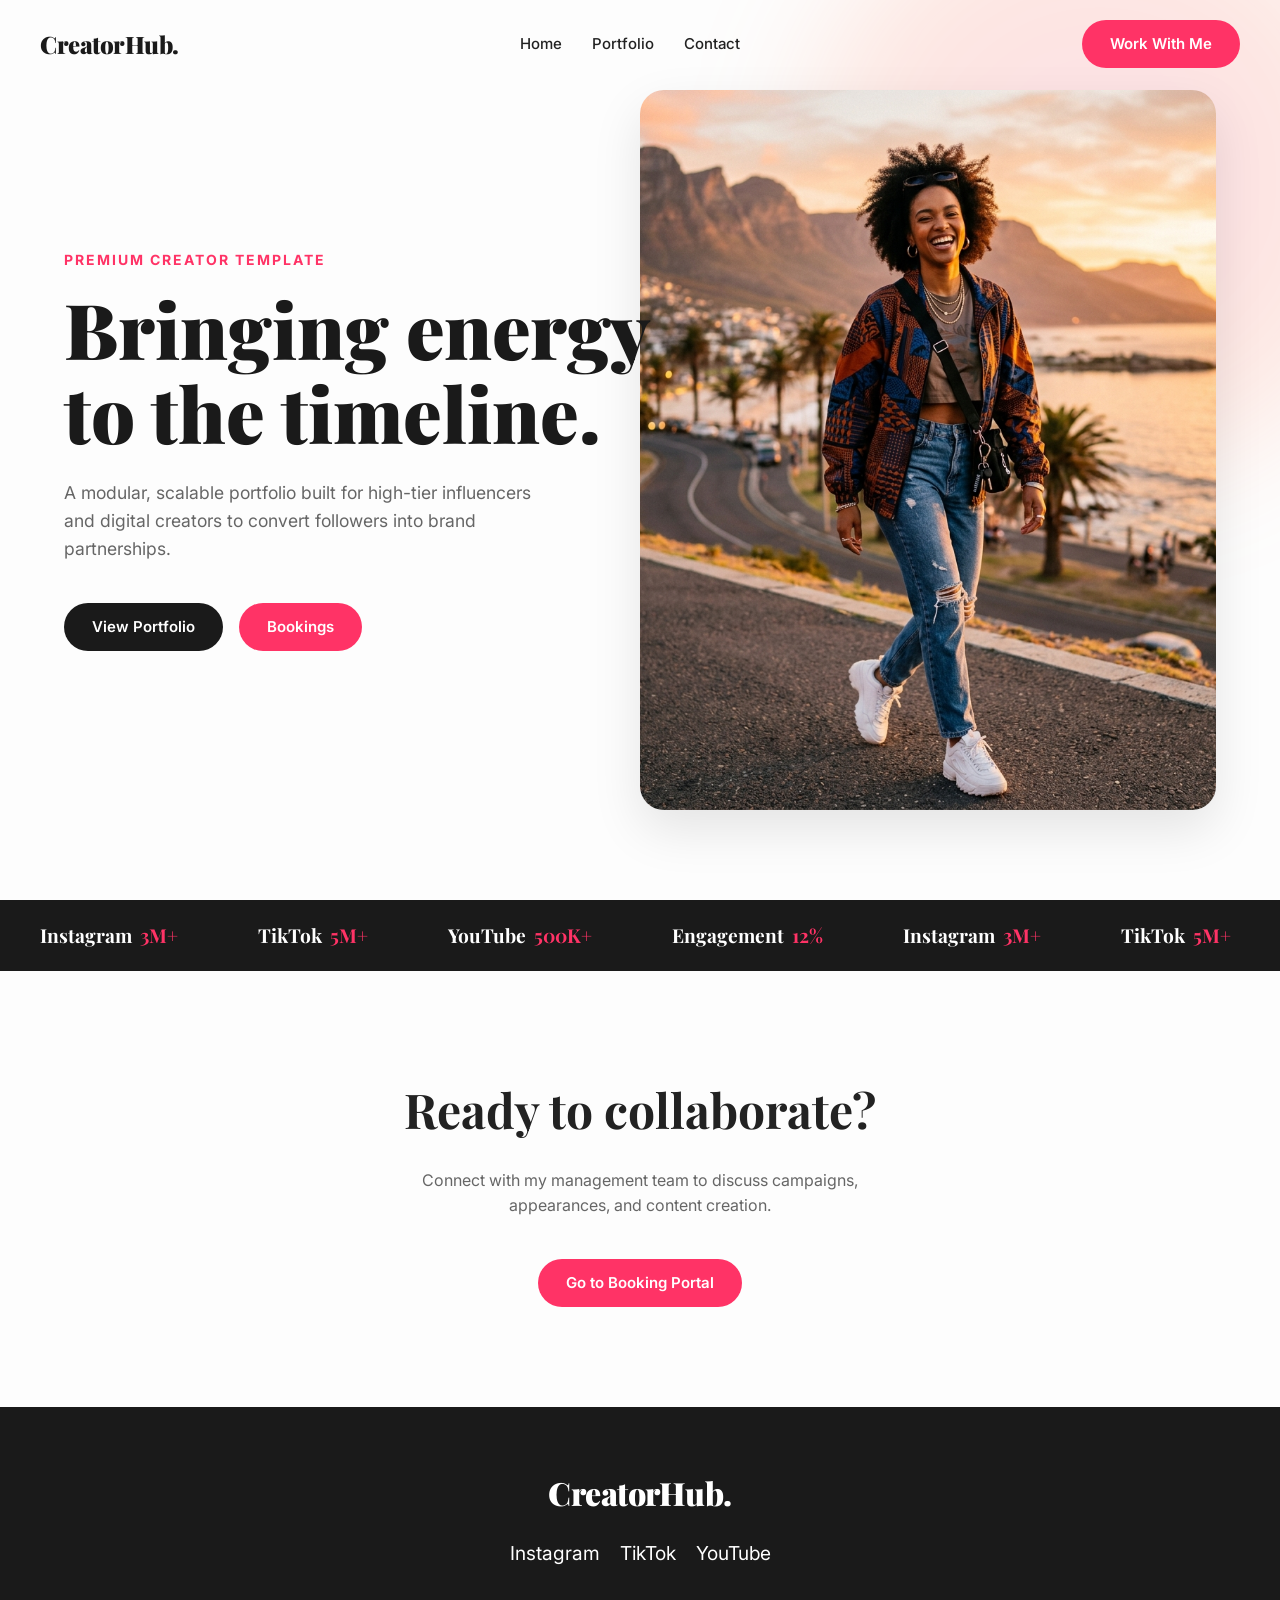
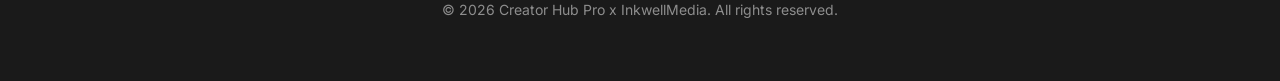
<file: index.html>
<!DOCTYPE html>
<html lang="en">
<head>
  <meta charset="UTF-8">
  <meta name="viewport" content="width=device-width, initial-scale=1.0">
  <title>Creator Hub Pro | Home</title>
  <link rel="preconnect" href="https://fonts.googleapis.com">
  <link rel="preconnect" href="https://fonts.gstatic.com" crossorigin>
  <link href="https://fonts.googleapis.com/css2?family=Inter:wght@400;500;600;700&family=Playfair+Display:wght@700;900&display=swap" rel="stylesheet">
  <link rel="stylesheet" href="style.css">
</head>
<body>

  <!-- Layout Mount -->
  <div id="creator-header-mount"></div>

  <!-- Hero Section -->
  <section class="hero" id="about">
    <div class="hero-blob"></div>
    <div class="hero-content">
      <span class="hero-subtitle">Premium Creator Template</span>
      <h1>Bringing energy to the timeline.</h1>
      <p>A modular, scalable portfolio built for high-tier influencers and digital creators to convert followers into brand partnerships.</p>
      <div style="display:flex; gap:16px;">
        <a href="portfolio.html" class="btn btn-primary" style="background:var(--dark);">View Portfolio</a>
        <a href="booking.html" class="btn btn-primary">Bookings</a>
      </div>
    </div>
    <div class="hero-image">
      <img src="assets/hero.png" alt="Creator Hub Avatar">
    </div>
  </section>

  <!-- Stats Ticker -->
  <div class="ticker-wrap">
    <div class="ticker">
      <!-- Duplicate content for seamless loop -->
      <div class="ticker-item">Instagram <span>3M+</span></div>
      <div class="ticker-item">TikTok <span>5M+</span></div>
      <div class="ticker-item">YouTube <span>500K+</span></div>
      <div class="ticker-item">Engagement <span>12%</span></div>
      <div class="ticker-item">Instagram <span>3M+</span></div>
      <div class="ticker-item">TikTok <span>5M+</span></div>
      <div class="ticker-item">YouTube <span>500K+</span></div>
      <div class="ticker-item">Engagement <span>12%</span></div>
    </div>
  </div>

  <!-- Call to action block -->
  <section style="padding: 100px 5%; text-align: center;">
    <h2 style="font-size: 3rem; margin-bottom: 20px;">Ready to collaborate?</h2>
    <p style="color: var(--text-muted); margin-bottom: 40px; max-width: 500px; margin-left: auto; margin-right: auto;">Connect with my management team to discuss campaigns, appearances, and content creation.</p>
    <a href="booking.html" class="btn btn-primary">Go to Booking Portal</a>
  </section>

  <!-- Layout Mount -->
  <div id="creator-footer-mount"></div>

  <script src="creator-layout.js"></script>
  <script src="app.js"></script>
</body>
</html>
</file>
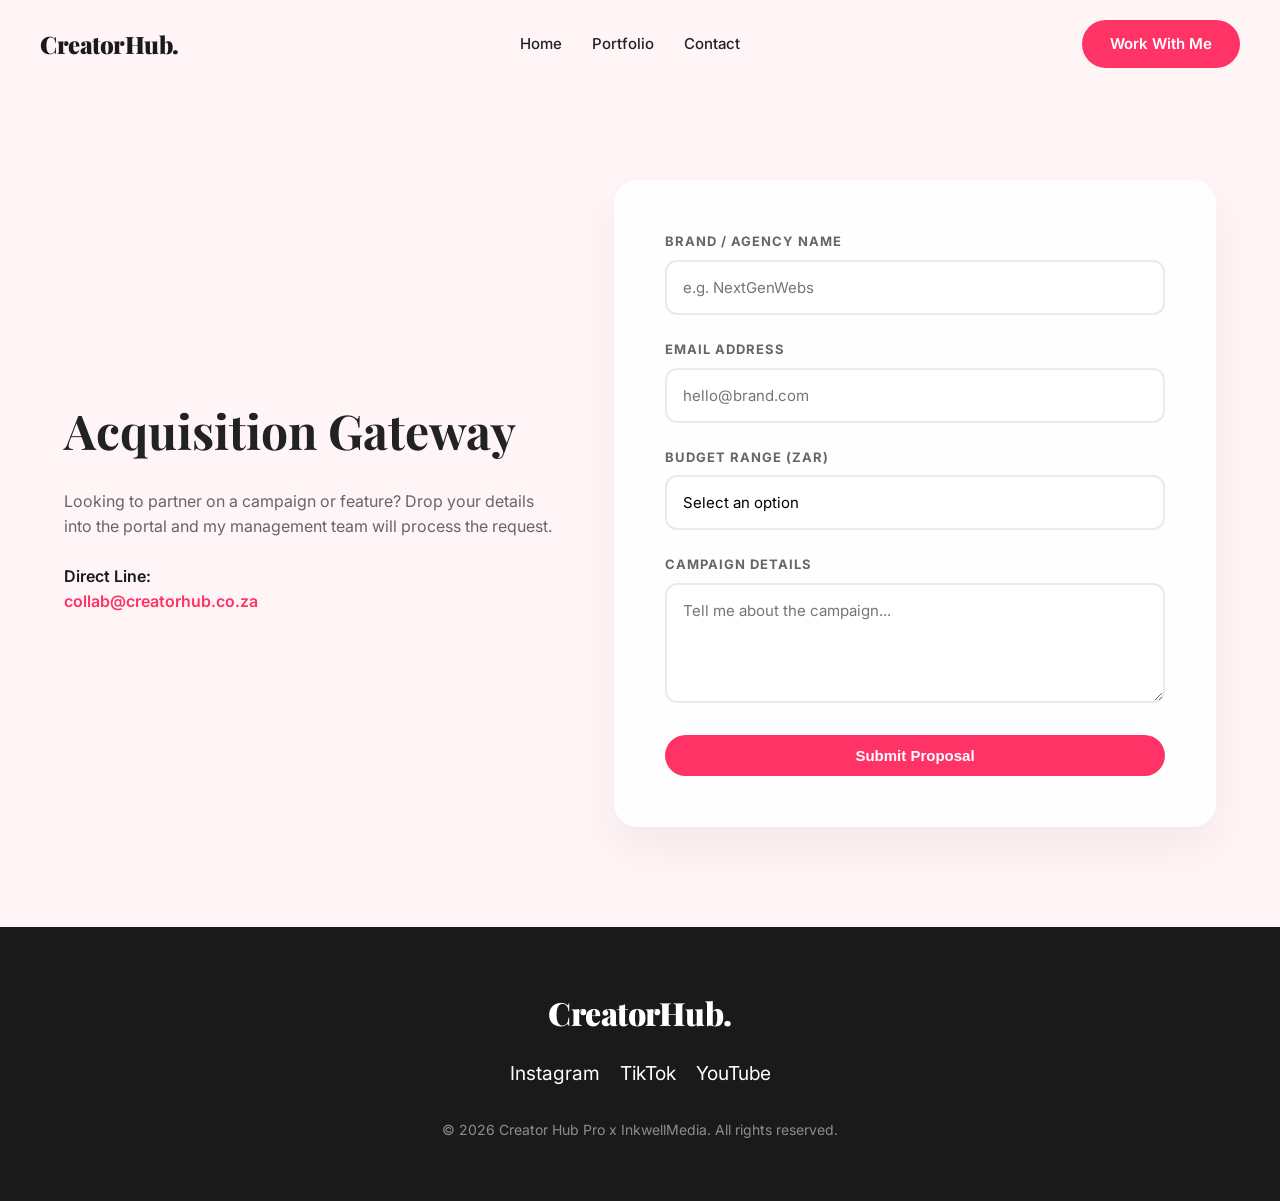
<file: booking.html>
<!DOCTYPE html>
<html lang="en">
<head>
  <meta charset="UTF-8">
  <meta name="viewport" content="width=device-width, initial-scale=1.0">
  <title>Creator Hub Pro | Booking</title>
  <link rel="preconnect" href="https://fonts.googleapis.com">
  <link rel="preconnect" href="https://fonts.gstatic.com" crossorigin>
  <link href="https://fonts.googleapis.com/css2?family=Inter:wght@400;500;600;700&family=Playfair+Display:wght@700;900&display=swap" rel="stylesheet">
  <link rel="stylesheet" href="style.css">
</head>
<body style="padding-top: 80px; background: #FFF5F7;">

  <!-- Layout Mount -->
  <div id="creator-header-mount"></div>

  <!-- Contact Section -->
  <section class="contact-section" id="contact" style="min-height: calc(100vh - 80px);">
    <div class="contact-content">
      <h2>Acquisition Gateway</h2>
      <p style="color:var(--text-muted); margin-bottom: 24px;">Looking to partner on a campaign or feature? Drop your details into the portal and my management team will process the request.</p>
      <p style="font-weight: 600; color:var(--dark);">Direct Line:<br><a href="mailto:collab@creatorhub.co.za" style="color:var(--primary); text-decoration:none;">collab@creatorhub.co.za</a></p>
    </div>
    <div class="contact-form">
      <form id="booking-form">
        <div class="form-group">
          <label>Brand / Agency Name</label>
          <input type="text" class="form-control" placeholder="e.g. NextGenWebs" required>
        </div>
        <div class="form-group">
          <label>Email Address</label>
          <input type="email" class="form-control" placeholder="hello@brand.com" required>
        </div>
        <div class="form-group">
          <label>Budget Range (ZAR)</label>
          <select class="form-control" required style="appearance: none;">
            <option value="" disabled selected>Select an option</option>
            <option>R5,000 - R15,000</option>
            <option>R15,000 - R50,000</option>
            <option>R50,000+</option>
          </select>
        </div>
        <div class="form-group">
          <label>Campaign Details</label>
          <textarea class="form-control" placeholder="Tell me about the campaign..." required></textarea>
        </div>
        <button type="submit" class="btn btn-primary">Submit Proposal</button>
      </form>
    </div>
  </section>

  <!-- Layout Mount -->
  <div id="creator-footer-mount"></div>

  <script src="creator-layout.js"></script>
  <script src="app.js"></script>
</body>
</html>
</file>
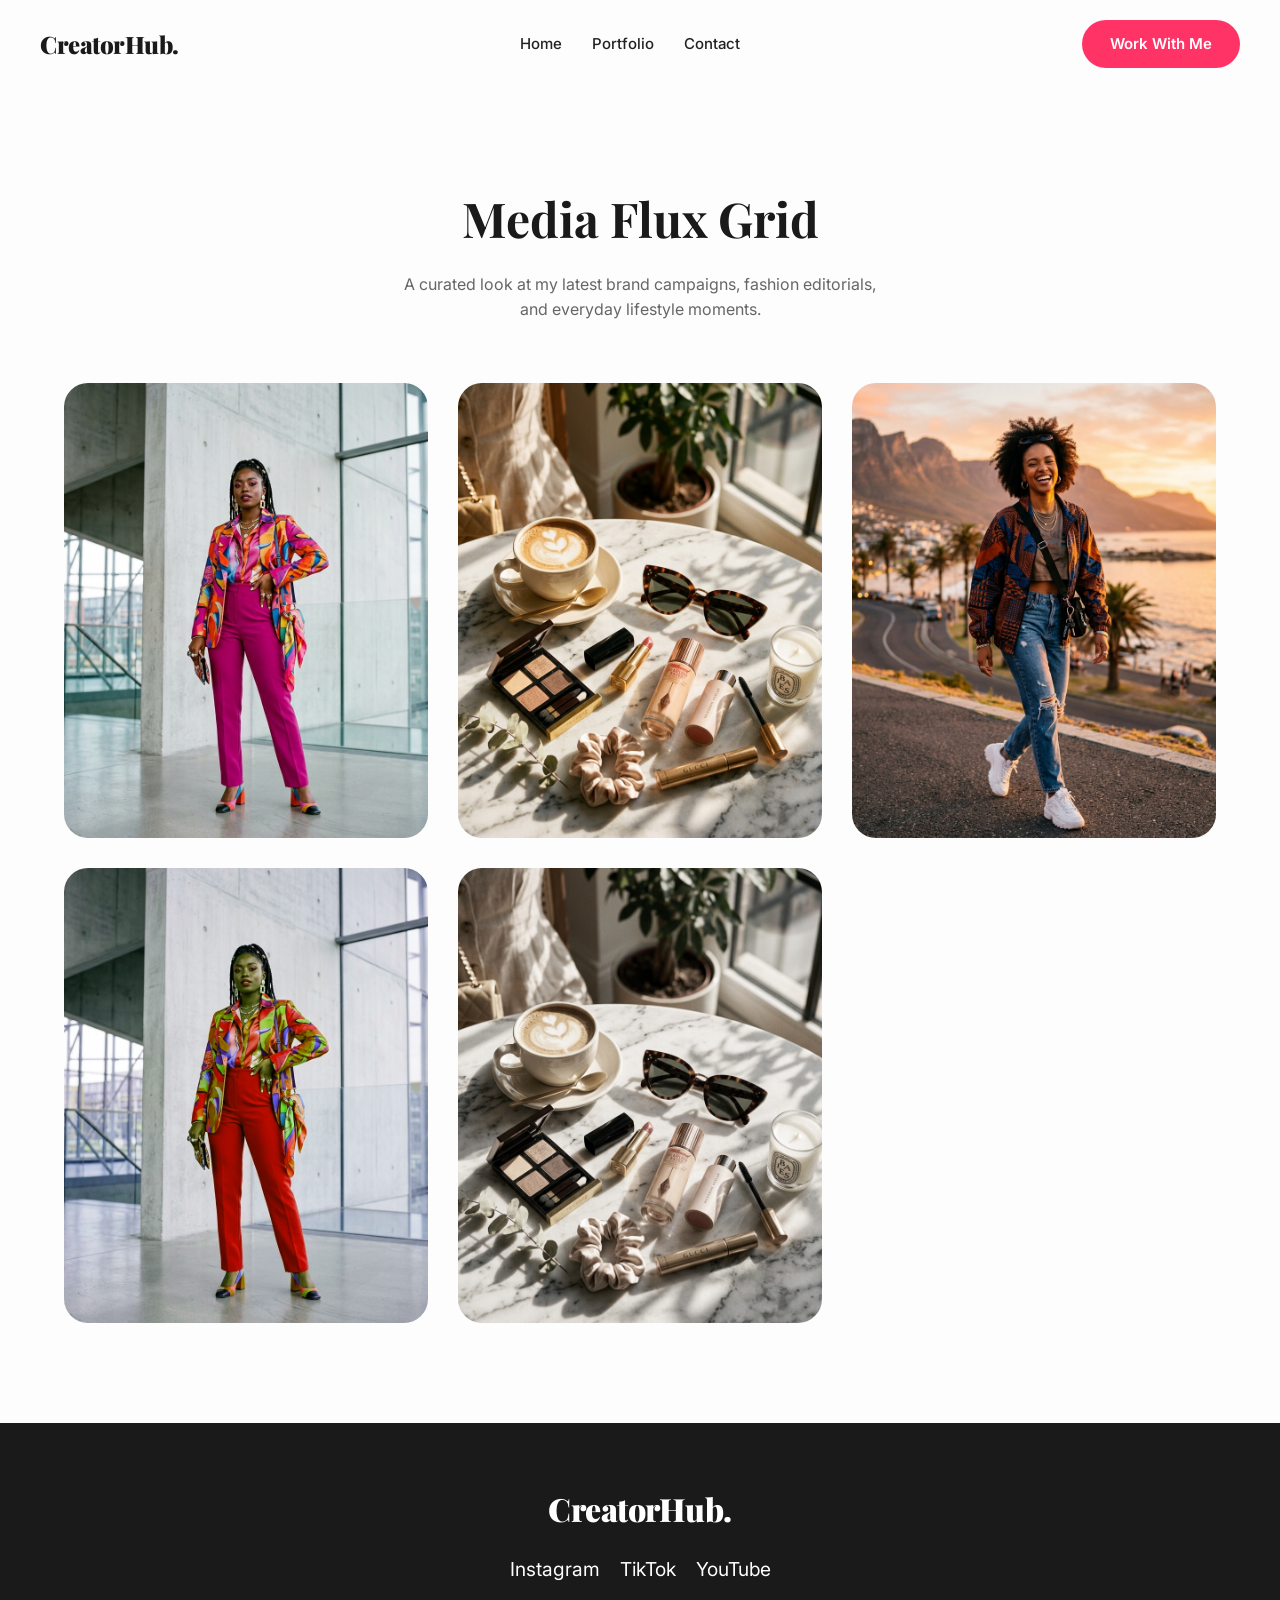
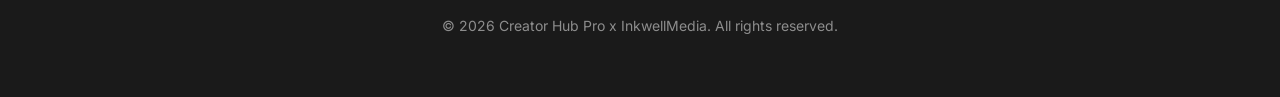
<file: portfolio.html>
<!DOCTYPE html>
<html lang="en">
<head>
  <meta charset="UTF-8">
  <meta name="viewport" content="width=device-width, initial-scale=1.0">
  <title>Creator Hub Pro | Portfolio</title>
  <link rel="preconnect" href="https://fonts.googleapis.com">
  <link rel="preconnect" href="https://fonts.gstatic.com" crossorigin>
  <link href="https://fonts.googleapis.com/css2?family=Inter:wght@400;500;600;700&family=Playfair+Display:wght@700;900&display=swap" rel="stylesheet">
  <link rel="stylesheet" href="style.css">
</head>
<body style="padding-top: 80px;">

  <!-- Layout Mount -->
  <div id="creator-header-mount"></div>

  <!-- Portfolio Gallery -->
  <section class="gallery-section" id="portfolio">
    <div class="section-header">
      <h2>Media Flux Grid</h2>
      <p>A curated look at my latest brand campaigns, fashion editorials, and everyday lifestyle moments.</p>
    </div>
    <div class="gallery-grid">
      <div class="gallery-item">
        <img src="assets/fashion.png" alt="High Fashion Editorial">
        <div class="gallery-overlay">
          <div class="gallery-text">
            <p>Editorial</p>
            <h3>Summer Collection '26</h3>
          </div>
        </div>
      </div>
      <div class="gallery-item">
        <img src="assets/lifestyle.png" alt="Lifestyle & Beauty">
        <div class="gallery-overlay">
          <div class="gallery-text">
            <p>Beauty</p>
            <h3>Everyday Essentials</h3>
          </div>
        </div>
      </div>
      <div class="gallery-item">
        <img src="assets/hero.png" alt="Travel & Lifestyle" style="object-position: top;">
        <div class="gallery-overlay">
          <div class="gallery-text">
            <p>Travel</p>
            <h3>Cape Town Diaries</h3>
          </div>
        </div>
      </div>
      <!-- Add more dummy items to show scale -->
      <div class="gallery-item">
        <img src="assets/fashion.png" alt="Studio Shot" style="filter: hue-rotate(45deg);">
        <div class="gallery-overlay">
          <div class="gallery-text">
            <p>Campaign</p>
            <h3>Vogue Africa</h3>
          </div>
        </div>
      </div>
      <div class="gallery-item">
        <img src="assets/lifestyle.png" alt="Brand Collab" style="filter: grayscale(0.5);">
        <div class="gallery-overlay">
          <div class="gallery-text">
            <p>Partnership</p>
            <h3>Luxury Skincare</h3>
          </div>
        </div>
      </div>
    </div>
  </section>

  <!-- Layout Mount -->
  <div id="creator-footer-mount"></div>

  <script src="creator-layout.js"></script>
  <script src="app.js"></script>
</body>
</html>
</file>
<file: style.css>
:root {
  --primary: #FF3366;
  --primary-hover: #E62E5C;
  --secondary: #FF9933;
  --dark: #1A1A1A;
  --light: #FDFDFD;
  --glass: rgba(255, 255, 255, 0.85);
  --glass-border: rgba(255, 255, 255, 0.3);
  --text-main: #222222;
  --text-muted: #666666;
  --radius: 24px;
}

* {
  margin: 0;
  padding: 0;
  box-sizing: border-box;
}

body {
  font-family: 'Inter', sans-serif;
  background-color: var(--light);
  color: var(--text-main);
  line-height: 1.6;
  overflow-x: hidden;
}

h1, h2, h3, .brand {
  font-family: 'Playfair Display', serif;
}

/* --- NAVIGATION --- */
nav {
  position: fixed;
  top: 0;
  width: 100%;
  padding: 20px 40px;
  display: flex;
  justify-content: space-between;
  align-items: center;
  z-index: 100;
  transition: all 0.3s ease;
}

nav.scrolled {
  background: var(--glass);
  backdrop-filter: blur(12px);
  -webkit-backdrop-filter: blur(12px);
  padding: 15px 40px;
  box-shadow: 0 4px 30px rgba(0, 0, 0, 0.05);
}

.brand {
  font-size: 24px;
  font-weight: 900;
  letter-spacing: -0.5px;
  color: var(--dark);
  text-decoration: none;
}

.nav-links {
  display: flex;
  gap: 30px;
}

.nav-links a {
  text-decoration: none;
  color: var(--text-main);
  font-weight: 500;
  font-size: 15px;
  transition: color 0.2s;
}

.nav-links a:hover {
  color: var(--primary);
}

.btn {
  padding: 12px 28px;
  border-radius: 50px;
  text-decoration: none;
  font-weight: 600;
  font-size: 15px;
  transition: all 0.2s;
  display: inline-block;
}

.btn-primary {
  background: var(--primary);
  color: #fff;
  border: none;
}

.btn-primary:hover {
  background: var(--primary-hover);
  transform: translateY(-2px);
  box-shadow: 0 8px 20px rgba(255, 51, 102, 0.3);
}

/* --- HERO SECTION --- */
.hero {
  height: 100vh;
  display: flex;
  align-items: center;
  padding: 0 5%;
  position: relative;
  overflow: hidden;
}

.hero-content {
  max-width: 600px;
  z-index: 2;
  position: relative;
}

.hero-subtitle {
  text-transform: uppercase;
  letter-spacing: 2px;
  font-size: 14px;
  font-weight: 700;
  color: var(--primary);
  margin-bottom: 15px;
  display: block;
}

.hero h1 {
  font-size: clamp(3rem, 6vw, 5.5rem);
  line-height: 1.1;
  font-weight: 900;
  margin-bottom: 24px;
  color: var(--dark);
}

.hero p {
  font-size: 1.1rem;
  color: var(--text-muted);
  margin-bottom: 40px;
  max-width: 480px;
}

.hero-image {
  position: absolute;
  right: 5%;
  top: 50%;
  transform: translateY(-50%);
  width: 45%;
  height: 80vh;
  border-radius: var(--radius);
  overflow: hidden;
  box-shadow: 0 20px 50px rgba(0,0,0,0.1);
  z-index: 1;
}

.hero-image img {
  width: 100%;
  height: 100%;
  object-fit: cover;
}

.hero-blob {
  position: absolute;
  right: 0;
  top: 0;
  width: 600px;
  height: 600px;
  background: radial-gradient(circle, rgba(255,51,102,0.15) 0%, rgba(255,153,51,0.15) 100%);
  border-radius: 50%;
  filter: blur(60px);
  z-index: 0;
  transform: translate(20%, -20%);
}

/* --- STATS TICKER --- */
.ticker-wrap {
  width: 100%;
  overflow: hidden;
  background: var(--dark);
  color: #fff;
  padding: 20px 0;
  display: flex;
}

.ticker {
  display: flex;
  white-space: nowrap;
  animation: ticker 30s linear infinite;
}

.ticker-item {
  display: inline-flex;
  align-items: center;
  padding: 0 40px;
  font-size: 1.2rem;
  font-family: 'Playfair Display', serif;
  font-weight: 700;
}

.ticker-item span {
  color: var(--primary);
  margin-left: 8px;
}

@keyframes ticker {
  0% { transform: translateX(0); }
  100% { transform: translateX(-50%); }
}

/* --- GALLERY / PORTFOLIO --- */
.gallery-section {
  padding: 100px 5%;
}

.section-header {
  text-align: center;
  margin-bottom: 60px;
}

.section-header h2 {
  font-size: 3rem;
  color: var(--dark);
  margin-bottom: 15px;
}

.section-header p {
  color: var(--text-muted);
  max-width: 500px;
  margin: 0 auto;
}

.gallery-grid {
  display: grid;
  grid-template-columns: repeat(auto-fit, minmax(300px, 1fr));
  gap: 30px;
}

.gallery-item {
  position: relative;
  border-radius: var(--radius);
  overflow: hidden;
  aspect-ratio: 4/5;
  cursor: pointer;
}

.gallery-item img {
  width: 100%;
  height: 100%;
  object-fit: cover;
  transition: transform 0.6s cubic-bezier(0.16, 1, 0.3, 1);
}

.gallery-overlay {
  position: absolute;
  inset: 0;
  background: linear-gradient(to top, rgba(0,0,0,0.8) 0%, transparent 60%);
  display: flex;
  align-items: flex-end;
  padding: 30px;
  opacity: 0;
  transition: opacity 0.4s ease;
}

.gallery-item:hover img {
  transform: scale(1.05);
}

.gallery-item:hover .gallery-overlay {
  opacity: 1;
}

.gallery-text h3 {
  color: #fff;
  font-size: 1.5rem;
  margin-bottom: 5px;
}

.gallery-text p {
  color: rgba(255,255,255,0.8);
  font-size: 0.9rem;
  text-transform: uppercase;
  letter-spacing: 1px;
}

/* --- CONTACT --- */
.contact-section {
  padding: 100px 5%;
  background: #FFF5F7;
  display: flex;
  align-items: center;
  justify-content: space-between;
  gap: 50px;
}

.contact-content {
  flex: 1;
  max-width: 500px;
}

.contact-content h2 {
  font-size: 3rem;
  margin-bottom: 20px;
}

.contact-form {
  flex: 1;
  background: var(--glass);
  backdrop-filter: blur(20px);
  -webkit-backdrop-filter: blur(20px);
  border: 1px solid var(--glass-border);
  padding: 50px;
  border-radius: var(--radius);
  box-shadow: 0 20px 40px rgba(0,0,0,0.05);
}

.form-group {
  margin-bottom: 24px;
}

.form-group label {
  display: block;
  font-size: 13px;
  font-weight: 700;
  text-transform: uppercase;
  letter-spacing: 1px;
  color: var(--text-muted);
  margin-bottom: 8px;
}

.form-control {
  width: 100%;
  padding: 16px;
  border: 2px solid #EAEAEA;
  border-radius: 12px;
  font-family: inherit;
  font-size: 15px;
  transition: all 0.3s;
  background: #fff;
}

.form-control:focus {
  outline: none;
  border-color: var(--primary);
  box-shadow: 0 0 0 4px rgba(255,51,102,0.1);
}

textarea.form-control {
  resize: vertical;
  min-height: 120px;
}

.contact-form .btn {
  width: 100%;
  cursor: pointer;
}

/* --- FOOTER --- */
footer {
  background: var(--dark);
  color: #fff;
  padding: 60px 5%;
  text-align: center;
}

.footer-brand {
  font-size: 2rem;
  margin-bottom: 20px;
  display: block;
  color: #fff;
}

.social-links {
  display: flex;
  justify-content: center;
  gap: 20px;
  margin-bottom: 30px;
}

.social-links a {
  color: #fff;
  text-decoration: none;
  font-size: 1.2rem;
  transition: color 0.2s;
}

.social-links a:hover {
  color: var(--primary);
}

.copyright {
  color: rgba(255,255,255,0.5);
  font-size: 14px;
}

/* --- RESPONSIVE --- */
@media (max-width: 992px) {
  .hero {
    flex-direction: column;
    justify-content: center;
    text-align: center;
    padding-top: 100px;
  }
  .hero-content {
    margin: 0 auto;
  }
  .hero-image {
    position: relative;
    width: 100%;
    height: 50vh;
    transform: none;
    top: 0;
    right: 0;
    margin-top: 40px;
  }
  .contact-section {
    flex-direction: column;
  }
  .contact-content {
    text-align: center;
    max-width: 100%;
  }
}

@media (max-width: 768px) {
  .nav-links {
    display: none;
  }
  .hero h1 {
    font-size: 2.5rem;
  }
  .contact-form {
    padding: 30px;
  }
}
</file>
